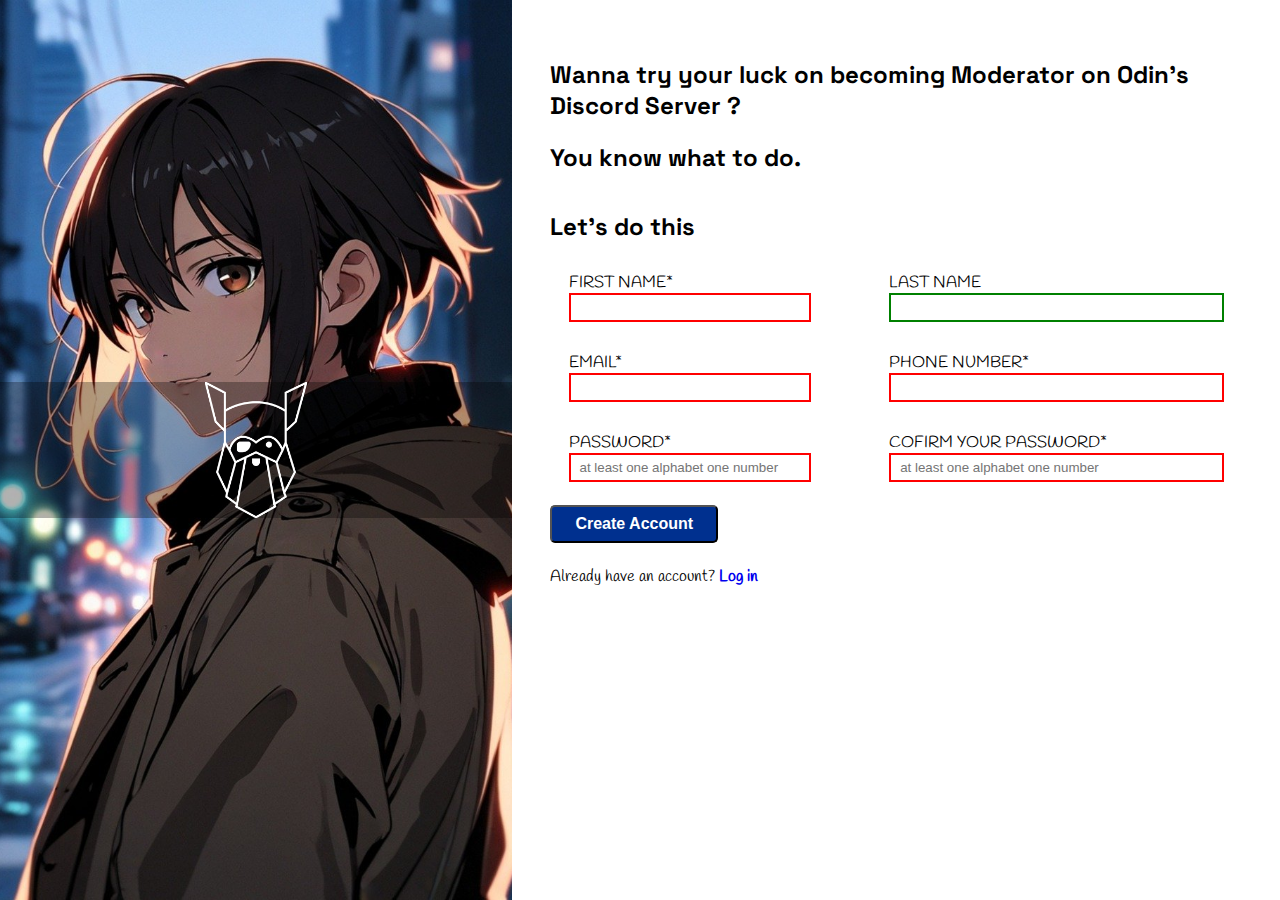
<file: index.html>
<!doctype html>
<html lang="en">
  <head>
    <meta charset="UTF-8" />
    <meta name="viewport" content="width=device-width, initial-scale=1.0" />
    <title>Sign-up-Form</title>
    <link rel="stylesheet" href="style.css" />
    <script src="script.js" defer></script>
  </head>
  <body>
    <div class="sidebar">
      <div class="odin-container">
        <img id="odin-logo" src="assests/img/odin-lined.png" alt="odinlogo" />
      </div>
    </div>
    <div class="content">
      <section class="section1">
        <h2 class="content-header">
          Wanna try your luck on becoming Moderator on Odin's Discord Server ?
        </h2>
        <h2 class="content-header">You know what to do.</h2>
      </section>
      <section class="section2">
        <h2>Let's do this</h2>
        <form action="direct.html">
          <div class="formcontainer">
            <div class="col1">
              <div>
                <label for="first-name">FIRST NAME*</label>
                <input
                  tabindex="1"
                  required
                  minlength="3"
                  maxlength="15"
                  type="text"
                  id="first-name"
                />
              </div>
              <div>
                <label for="email">EMAIL*</label>
                <input tabindex="3" required type="email" id="email" />
              </div>
              <div>
                <label for="password">PASSWORD*</label>
                <input
                  pattern="^(?=.*[A-Za-z])(?=.*\d)[A-Za-z\d]{8,}$"
                  placeholder=" at least one alphabet one number"
                  tabindex="5"
                  required
                  minlength="8"
                  type="password"
                  id="password"
                />
              </div>
            </div>
            <div class="col2">
              <div>
                <label for="last-name">LAST NAME</label>
                <input tabindex="2" type="text" id="last-name" />
              </div>
              <div>
                <label for="phone-number">PHONE NUMBER*</label>
                <input required tabindex="4" type="number" id="phone-number" />
              </div>
              <div>
                <label for="confirm-password">COFIRM YOUR PASSWORD*</label>
                <input
                  pattern="^(?=.*[A-Za-z])(?=.*\d)[A-Za-z\d]{8,}$"
                  placeholder=" at least one alphabet one number"
                  tabindex="6"
                  required
                  minlength="8"
                  type="password"
                  id="confirm-password"
                />
              </div>
            </div>
          </div>
          <button id="create-account" type="submit">Create Account</button>
          <p>
            Already have an account?
            <a href="https://www.youtube.com/watch?v=dQw4w9WgXcQ">Log in</a>
          </p>
        </form>
      </section>
    </div>
  </body>
</html>
</file>
<file: style.css>
@import url("https://fonts.googleapis.com/css2?family=Handlee&display=swap");
@import url("https://fonts.googleapis.com/css2?family=Space+Grotesk:wght@300..700&display=swap");
* {
  margin: 0;
  padding: 0;
  box-sizing: border-box;
}
:root {
  --sidebar-width: 40%;
}
body {
  display: flex;
  height: 100vh;
}

.sidebar {
  width: var(--sidebar-width);
  background: url("assests/img/anime.jpg");
  background-position: center;
  background-size: cover;
  display: flex;
  align-items: center;
  justify-content: center;
}
.odin-container {
  width: 100%;
  background-color: rgba(0, 0, 0, 30%);
  display: flex;
  justify-content: center;
}
#odin-logo {
  width: 20%;
}
.content {
  width: calc(100% - (var(--sidebar-width)));
}
h2 {
  font-family: "Space Grotesk", Arial, Helvetica, sans-serif;
}
.section1 {
  padding: 5%;
}
.section2 > h2 {
  padding-left: 5%;
}
.section1 h2 {
  margin-top: 3%;
  font-family: "Space Grotesk", Arial, Helvetica, sans-serif;
}
form {
  font-family: "Handlee", Arial, Helvetica, sans-serif;
}
.formcontainer {
  display: flex;
}
div > input {
  padding: 5px;
  border: 1px solid #e5e7eb;
  width: 100%;
}
.col2 div,
.col1 div {
  font-size: 1em;
  padding-left: 19%;
  margin-top: 30px;
}
button {
  cursor: pointer;
  padding: 1% 3%;
  margin: 3% 5%;
  font-size: 1rem;
  font-weight: bolder;
  color: white;
  background-color: #00308f;
  border-radius: 5px;
}
button:hover {
  background-color: white;
  color: black;
}
p {
  margin-left: 5%;
}
input:focus {
  border: 2px solid blue;
}
input:invalid {
  border: 2px solid red;
}
input:valid {
  border: 2px solid green;
}
a {
  font-weight: bolder;
  text-decoration: none;
}
input:user-invalid::after {
  content: "Invalid Input ";
}
input::-webkit-outer-spin-button,
input::-webkit-inner-spin-button {
  -webkit-appearance: none;
}

/* Firefox */
input[type="number"] {
  -moz-appearance: textfield;
}
</file>
